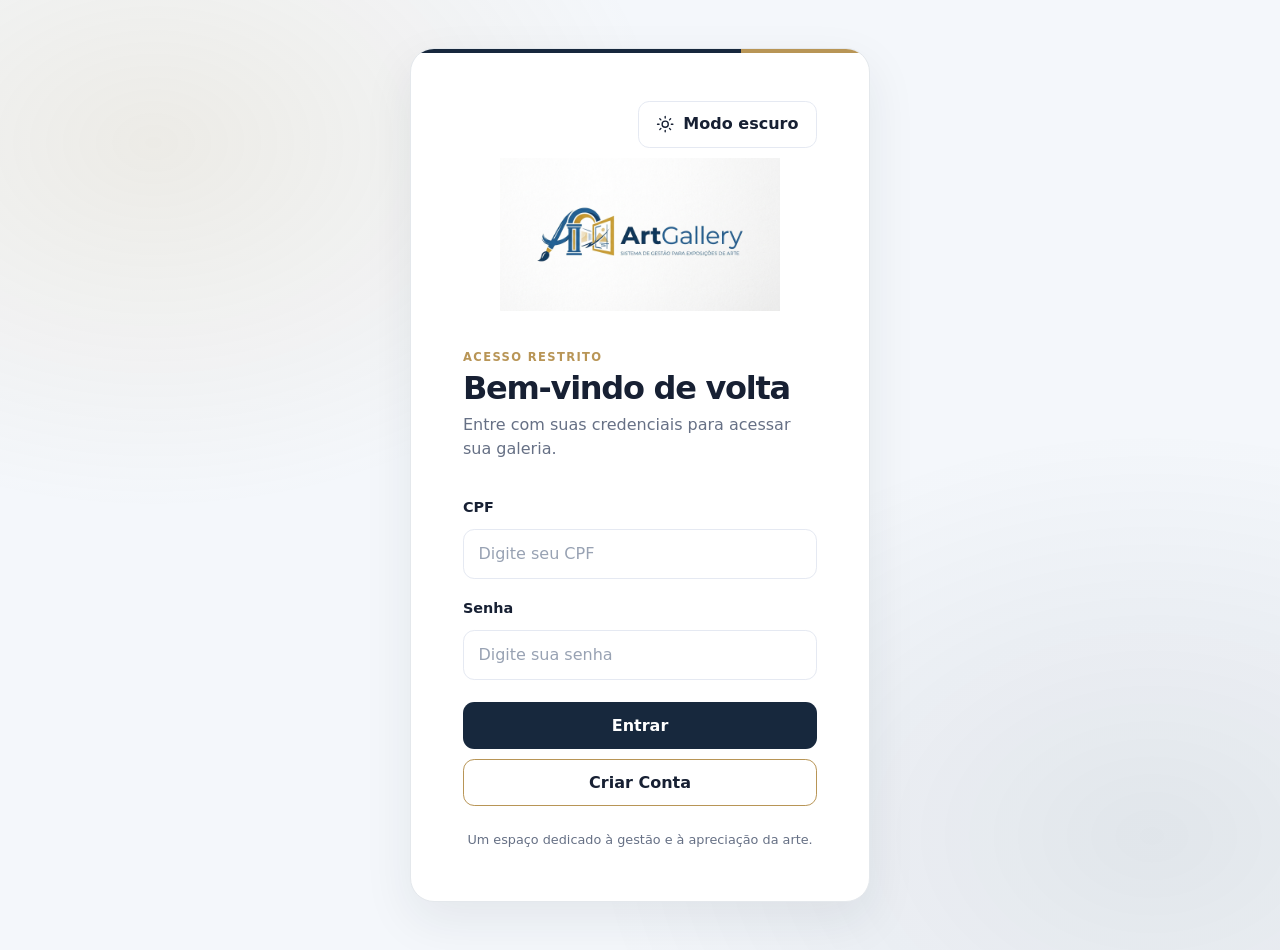
<file: index.html>
<!doctype html>
<html lang="pt-BR">
<head>
  <meta charset="utf-8">
  <meta name="viewport" content="width=device-width, initial-scale=1">
  <meta name="theme-color" content="#f4f6f8">
  <meta name="description" content="Acesse o ArtGallery, sistema de gestão para exposições de arte.">
  <title>Entrar | ArtGallery</title>
  <script src="js/theme-init.js"></script>
  <link rel="stylesheet" href="css/style.css">
  <script type="module" src="js/theme-toggle.js"></script>
  <script src="js/api.js" defer></script>
  <script src="js/login.js" defer></script>
</head>
<body class="auth-page">
  <main class="auth-card">
    <div class="auth-toolbar">
      <button class="theme-toggle button button-secondary" type="button" data-theme-toggle
        aria-label="Ativar modo escuro" aria-pressed="false">
        <svg class="theme-icon theme-icon-sun" viewBox="0 0 24 24" aria-hidden="true">
          <circle cx="12" cy="12" r="4"></circle>
          <path d="M12 2v2m0 16v2M4.93 4.93l1.42 1.42m11.3 11.3 1.42 1.42M2 12h2m16 0h2M4.93 19.07l1.42-1.42m11.3-11.3 1.42-1.42"></path>
        </svg>
        <svg class="theme-icon theme-icon-moon" viewBox="0 0 24 24" aria-hidden="true">
          <path d="M20.9 13A9 9 0 0 1 11 3.1 9 9 0 1 0 20.9 13Z"></path>
        </svg>
        <span data-theme-label>Modo escuro</span>
      </button>
    </div>
    <div class="logo-container">
      <img src="css/assets/logo.png" alt="ArtGallery Logo" class="logo-img">
    </div>

    <section id="login-view" class="auth-view" aria-labelledby="login-heading">
      <div class="page-heading">
        <p class="eyebrow">ACESSO RESTRITO</p>
        <h1 id="login-heading">Bem-vindo de volta</h1>
        <p class="muted">Entre com suas credenciais para acessar sua galeria.</p>
      </div>

      <form id="login-form" class="form-stack">
        <label for="username">CPF</label>
        <input id="username" name="username" type="text" autocomplete="username"
          placeholder="Digite seu CPF" aria-describedby="login-message" required>

        <label for="password">Senha</label>
        <input id="password" name="password" type="password" autocomplete="current-password"
          placeholder="Digite sua senha" aria-describedby="login-message" required>

        <p id="login-message" class="message" role="alert" aria-live="polite" hidden></p>
        <button id="login-button" class="button button-primary button-wide" type="submit">
          Entrar
        </button>
        <button id="show-register" class="button button-outline button-wide" type="button">
          Criar Conta
        </button>
      </form>
    </section>

    <section id="register-view" class="auth-view" aria-labelledby="register-heading" hidden>
      <div class="page-heading">
        <p class="eyebrow">JUNTE-SE À GALERIA</p>
        <h1 id="register-heading">Cadastro de Novo Usuário</h1>
        <p class="muted">Crie seu acesso para acompanhar e gerir exposições.</p>
      </div>

      <form id="register-form" class="form-stack">
        <label for="register-name">Nome completo</label>
        <input id="register-name" name="nome" type="text" autocomplete="name"
          placeholder="Seu nome completo" required>

        <label for="register-cpf">CPF</label>
        <input id="register-cpf" name="cpf" type="text" inputmode="numeric"
          autocomplete="off" placeholder="000.000.000-00"
          aria-describedby="cpf-hint" maxlength="14" required>
        <small id="cpf-hint" class="muted">Digite os 11 números do CPF.</small>

        <label for="register-birthdate">Data de nascimento</label>
        <input id="register-birthdate" name="dataNascimento" type="date"
          autocomplete="bday" required>

        <label for="register-password">Senha</label>
        <input id="register-password" name="senha" type="password" autocomplete="new-password"
          placeholder="Crie uma senha" minlength="8" required>

        <label for="register-company-id">ID da empresa</label>
        <input id="register-company-id" name="empresa_id" type="number" inputmode="numeric"
          min="0" step="1" placeholder="Ex.: 1" required>

        <p id="register-message" class="message" role="status" aria-live="polite" hidden></p>
        <button id="register-button" class="button button-primary button-wide" type="submit">
          Cadastre-se
        </button>
        <button id="show-login" class="button button-outline button-wide" type="button">
          Já tenho uma conta. Voltar ao Login
        </button>
      </form>
    </section>

    <p class="auth-footnote">Um espaço dedicado à gestão e à apreciação da arte.</p>
  </main>
</body>
</html>
</file>
<file: css/style.css>
:root {
  color-scheme: light;
  --bg-primary: #f4f7fb;
  --text-primary: #172033;
  --text-secondary: #667085;
  --card-bg: #ffffff;
  --border-color: #e5e9f2;
  --accent-color: #b89556;
  --accent-color-hover: #a17d40;
  --color-primary: var(--accent-color);
  --color-primary-dark: var(--accent-color-hover);
  --color-text: var(--text-primary);
  --color-muted: var(--text-secondary);
  --color-surface: var(--card-bg);
  --color-background: var(--bg-primary);
  --color-border: var(--border-color);
  --color-input-bg: #ffffff;
  --color-soft-surface: #fcfcfe;
  --color-hover-surface: #f8f9fc;
  --color-border-strong: #e4e8ec;
  --color-placeholder: #98a2b3;
  --color-accent-soft: #fbf8f1;
  --color-accent-border: #e8dfcb;
  --color-success: #23613a;
  --color-success-background: #edf7f0;
  --color-danger: #b42318;
  --color-danger-background: #fef3f2;
  --font-family: Inter, ui-sans-serif, system-ui, -apple-system, BlinkMacSystemFont, "Segoe UI", sans-serif;
  --space-1: 0.5rem;
  --space-2: 1rem;
  --space-3: 1.5rem;
  --space-4: 2rem;
  --radius-card: 1.25rem;
  --shadow-card: 0 18px 50px rgb(23 32 51 / 8%);
}

:root[data-theme="dark"] {
  color-scheme: dark;
  --bg-primary: #111827;
  --text-primary: #e6eaf0;
  --text-secondary: #a7b1c2;
  --card-bg: #1b2533;
  --border-color: #354154;
  --accent-color: #d3b779;
  --accent-color-hover: #e5ca8e;
  --color-primary: var(--accent-color);
  --color-primary-dark: var(--accent-color-hover);
  --color-input-bg: #151e2b;
  --color-soft-surface: #202b3a;
  --color-hover-surface: #263244;
  --color-border-strong: #354154;
  --color-placeholder: #8d99aa;
  --color-accent-soft: #302d27;
  --color-accent-border: #554a35;
  --color-success: #8ad1a0;
  --color-success-background: #193326;
  --color-danger: #ff9a91;
  --color-danger-background: #3a2428;
  --shadow-card: 0 18px 50px rgb(0 0 0 / 24%);
}

* {
  box-sizing: border-box;
}

html {
  min-height: 100%;
  background: var(--bg-primary);
}

body {
  min-width: 320px;
  min-height: 100vh;
  margin: 0;
  background: var(--color-background);
  color: var(--color-text);
  font-family: var(--font-family);
  line-height: 1.5;
  transition: background-color 200ms ease, color 200ms ease;
}

button,
input,
select {
  font: inherit;
}

.auth-page {
  --color-primary: var(--accent-color);
  --color-primary-dark: var(--accent-color-hover);

  display: grid;
  place-items: center;
  padding: clamp(1.25rem, 5vw, 3rem);
  background:
    radial-gradient(ellipse at 12% 15%, rgb(184 149 86 / 12%), transparent 32rem),
    radial-gradient(ellipse at 90% 88%, rgb(27 49 72 / 9%), transparent 35rem),
    var(--color-background);
}

.auth-card {
  position: relative;
  overflow: hidden;
  width: min(100%, 460px);
  padding: clamp(1.75rem, 7vw, 3.25rem);
  border: 1px solid var(--color-border-strong);
  border-radius: 1.5rem;
  background: var(--color-surface);
  box-shadow: var(--shadow-card);
  transition: background-color 200ms ease, border-color 200ms ease, color 200ms ease;
}

.auth-toolbar {
  display: flex;
  justify-content: flex-end;
  margin-bottom: 0.5rem;
}

.theme-toggle {
  gap: 0.55rem;
}

.theme-icon {
  width: 1.15rem;
  height: 1.15rem;
  flex: 0 0 1.15rem;
  fill: none;
  stroke: currentColor;
  stroke-linecap: round;
  stroke-linejoin: round;
  stroke-width: 1.8;
}

.theme-icon-moon {
  display: none;
}

:root[data-theme="dark"] .theme-icon-sun {
  display: none;
}

:root[data-theme="dark"] .theme-icon-moon {
  display: block;
}

.auth-view[hidden] {
  display: none;
}

.auth-card::before {
  position: absolute;
  inset: 0 0 auto;
  height: 4px;
  background: linear-gradient(90deg, #17283d 0 72%, #b89556 72%);
  content: "";
}

.logo-container {
  width: 100%;
  margin: 10px auto 15px;
  text-align: center;
}

.logo-img {
  display: block;
  width: 85%;
  max-width: 280px;
  height: auto;
  margin: 0 auto;
  object-fit: contain;
}

.brand {
  display: inline-flex;
  align-items: center;
  gap: 0.7rem;
  color: var(--color-text);
  font-size: 1rem;
  font-weight: 750;
  text-decoration: none;
}

.brand-mark {
  display: grid;
  width: 2.25rem;
  height: 2.25rem;
  place-items: center;
  border-radius: 0.75rem;
  background: var(--color-primary);
  color: #fff;
  font-weight: 800;
}

.page-heading {
  margin: 2.4rem 0 1.65rem;
}

.page-heading h1 {
  margin: 0.25rem 0;
  font-size: clamp(1.7rem, 5vw, 2rem);
  letter-spacing: -0.04em;
  line-height: 1.15;
}

.eyebrow {
  margin: 0;
  color: var(--color-primary);
  font-size: 0.72rem;
  font-weight: 800;
  letter-spacing: 0.12em;
}

.muted {
  margin: 0.4rem 0 0;
  color: var(--color-muted);
}

.form-stack {
  display: grid;
  gap: 0.65rem;
}

.form-stack label {
  margin-top: 0.55rem;
  font-size: 0.9rem;
  font-weight: 650;
}

.form-stack input {
  width: 100%;
  min-height: 3rem;
  padding: 0.75rem 0.9rem;
  border: 1px solid var(--color-border);
  border-radius: 0.7rem;
  background: var(--color-input-bg);
  color: var(--color-text);
  transition: background-color 200ms ease, border-color 200ms ease, color 200ms ease;
}

.form-stack input::placeholder {
  color: var(--color-placeholder);
}

.form-stack input:focus {
  border-color: var(--color-primary);
  outline: 3px solid rgb(184 149 86 / 18%);
}

.button {
  display: inline-flex;
  min-height: 2.75rem;
  align-items: center;
  justify-content: center;
  padding: 0.65rem 1.1rem;
  border: 1px solid transparent;
  border-radius: 0.7rem;
  cursor: pointer;
  font-weight: 700;
  transition: background-color 200ms ease, color 200ms ease, border-color 200ms ease, transform 140ms ease;
}

.button:hover:not(:disabled) {
  transform: translateY(-1px);
}

.button:focus-visible {
  outline: 3px solid rgb(184 149 86 / 35%);
  outline-offset: 2px;
}

.button:disabled {
  cursor: wait;
  opacity: 0.7;
}

.button-primary {
  margin-top: 0.75rem;
  background: #17283d;
  color: #fff;
  transition: background-color 200ms ease, color 200ms ease, border-color 200ms ease, transform 140ms ease;
}

.button-primary:hover:not(:disabled) {
  background: #b89556;
  color: #17283d;
}

.button-outline {
  border-color: #b89556;
  background: transparent;
  color: var(--color-text);
}

.button-outline:hover:not(:disabled) {
  background: rgb(184 149 86 / 10%);
}

.button-secondary {
  border-color: var(--color-border);
  background: var(--color-surface);
  color: var(--color-text);
  transition: background-color 200ms ease, border-color 200ms ease, color 200ms ease;
}

.button-secondary:hover {
  background: var(--color-hover-surface);
}

.button-wide {
  width: 100%;
}

.message {
  margin: 0;
  color: var(--color-muted);
  font-size: 0.9rem;
}

.message-error {
  padding: 0.7rem 0.8rem;
  border-radius: 0.65rem;
  background: var(--color-danger-background);
  color: var(--color-danger);
}

.message-success {
  padding: 0.7rem 0.8rem;
  border-radius: 0.65rem;
  background: var(--color-success-background);
  color: var(--color-success);
}

.auth-footnote {
  margin: var(--space-3) 0 0;
  color: var(--color-muted);
  font-size: 0.8rem;
  text-align: center;
}

@media (max-width: 420px) {
  .auth-card {
    padding: 1.5rem 1.25rem;
    border-radius: 1.15rem;
  }

  .page-heading {
    margin-top: 2rem;
  }
}

.dashboard-page {
  --color-primary: var(--accent-color);
  --color-primary-dark: var(--accent-color-hover);

  min-height: 100vh;
  background:
    radial-gradient(ellipse at 92% 0%, rgb(184 149 86 / 8%), transparent 36rem),
    var(--color-background);
}

.sidebar {
  position: fixed;
  z-index: 2;
  inset: 0 auto 0 0;
  display: flex;
  width: 270px;
  flex-direction: column;
  overflow-y: auto;
  padding: 2rem 1.15rem 1.25rem;
  background: #17283d;
  color: #fff;
}

.sidebar-brand {
  display: grid;
  gap: 0.3rem;
  padding: 0 0.8rem 2rem;
  color: #fff;
  text-decoration: none;
}

.sidebar-brand-name {
  font-family: Georgia, "Times New Roman", serif;
  font-size: 1.75rem;
  font-weight: 700;
  letter-spacing: -0.04em;
}

.sidebar-brand-name span {
  color: #d3b779;
}

.sidebar-brand-caption,
.sidebar-label {
  color: #b8c2ce;
  font-size: 0.64rem;
  font-weight: 700;
  letter-spacing: 0.14em;
}

.sidebar-brand-caption {
  color: #d3b779;
}

.sidebar-label {
  margin: 0 0 0.65rem;
  padding: 0 0.8rem;
}

.sidebar-nav {
  display: grid;
  gap: 0.35rem;
}

.nav-link {
  display: flex;
  align-items: center;
  gap: 0.85rem;
  min-height: 2.85rem;
  padding: 0.65rem 0.8rem;
  border: 0;
  border-radius: 0.7rem;
  background: transparent;
  color: #dce3eb;
  cursor: pointer;
  font: inherit;
  font-size: 0.88rem;
  text-align: left;
  text-decoration: none;
  transition: background-color 140ms ease, color 140ms ease;
}

.nav-link:hover,
.nav-link:focus-visible {
  background: rgb(255 255 255 / 8%);
  color: #fff;
}

.nav-link:focus-visible {
  outline: 2px solid #d3b779;
  outline-offset: 2px;
}

.nav-link.is-active {
  background: rgb(211 183 121 / 15%);
  color: #f2d896;
  font-weight: 700;
}

.nav-icon {
  display: inline-grid;
  width: 1.35rem;
  flex: 0 0 1.35rem;
  place-items: center;
  color: #d3b779;
  font-size: 1.05rem;
}

.sidebar-footer {
  display: grid;
  gap: 0.75rem;
  margin-top: auto;
}

.sidebar-footer-note {
  padding: 0 0.8rem;
  color: #aeb9c6;
  font-family: Georgia, "Times New Roman", serif;
  font-size: 0.9rem;
  font-style: italic;
}

.nav-logout {
  width: 100%;
  border-top: 1px solid rgb(255 255 255 / 12%);
  border-radius: 0;
  padding-top: 1rem;
}

.dashboard-main {
  width: min(100% - 270px, 1500px);
  min-height: 100vh;
  margin-left: 270px;
  padding: clamp(2rem, 5vw, 4.5rem);
}

.dashboard-section[hidden] {
  display: none;
}

.dashboard-heading {
  margin: 0 0 2rem;
}

.panel {
  padding: clamp(1.25rem, 4vw, 2rem);
  border: 1px solid var(--color-border);
  border-radius: var(--radius-card);
  background: var(--color-surface);
  box-shadow: var(--shadow-card);
  transition: background-color 200ms ease, border-color 200ms ease, color 200ms ease;
}

.data-card,
.artist-form input,
.catalog-form input,
th {
  transition: background-color 200ms ease, border-color 200ms ease, color 200ms ease;
}

.panel h2,
.dashboard-welcome h2 {
  margin: 0.3rem 0 0;
  font-size: 1.2rem;
}

.panel-heading {
  margin-bottom: var(--space-2);
}

.panel-heading h2 {
  margin: 0;
  font-size: 1.2rem;
}

.artists-form-panel,
.artists-list-panel,
.catalog-form-panel,
.catalog-list-panel {
  margin-bottom: 1.5rem;
}

.overview-panel {
  margin-top: 1.5rem;
}

.overview-card h3 {
  margin: 0;
  color: var(--color-muted);
  font-size: 0.85rem;
  font-weight: 650;
}

.overview-card .overview-metric-value {
  margin: 0.6rem 0 0;
  color: var(--color-text);
  font-size: 1.3rem;
  font-weight: 800;
  font-variant-numeric: tabular-nums;
}

.overview-card .overview-metric-value.overview-metric-error {
  color: var(--color-danger);
  font-size: 1rem;
}

.overview-card-note {
  margin: 0.35rem 0 0;
  color: var(--color-muted);
  font-size: 0.8rem;
}

.overview-quick-links {
  display: flex;
  flex-wrap: wrap;
  gap: 0.65rem;
  margin-top: 1.25rem;
}

.artist-form {
  display: grid;
  grid-template-columns: repeat(2, minmax(0, 1fr));
  gap: 0.65rem 1rem;
}

.artist-form label {
  align-self: end;
  font-size: 0.9rem;
  font-weight: 650;
}

.artist-form input {
  width: 100%;
  min-height: 3rem;
  padding: 0.7rem 0.85rem;
  border: 1px solid var(--color-border);
  border-radius: 0.7rem;
  background: var(--color-input-bg);
  color: var(--color-text);
  transition: background-color 200ms ease, border-color 200ms ease, color 200ms ease;
}

.artist-form input:focus {
  border-color: var(--color-primary);
  outline: 3px solid rgb(184 149 86 / 18%);
}

.artist-form .message,
.artist-form-actions {
  grid-column: 1 / -1;
}

.artist-form-actions {
  display: flex;
  flex-wrap: wrap;
  gap: 0.75rem;
}

.catalog-form {
  display: grid;
  grid-template-columns: repeat(2, minmax(0, 1fr));
  gap: 0.65rem 1rem;
}

.catalog-form label {
  align-self: end;
  font-size: 0.9rem;
  font-weight: 650;
}

.catalog-form input {
  width: 100%;
  min-height: 3rem;
  padding: 0.7rem 0.85rem;
  border: 1px solid var(--color-border);
  border-radius: 0.7rem;
  background: var(--color-input-bg);
  color: var(--color-text);
  transition: background-color 200ms ease, border-color 200ms ease, color 200ms ease;
}

.catalog-form input:focus {
  border-color: var(--color-primary);
  outline: 3px solid rgb(184 149 86 / 18%);
}

.catalog-form .message,
.catalog-form-actions {
  grid-column: 1 / -1;
}

.catalog-form-actions {
  display: flex;
  flex-wrap: wrap;
  gap: 0.75rem;
}

.artists-list-panel .table-wrapper {
  margin-top: 1rem;
}

.catalog-list-panel .table-wrapper {
  margin-top: 1rem;
}

.table-actions {
  display: flex;
  gap: 0.5rem;
}

.button-small {
  min-height: 2.2rem;
  padding: 0.4rem 0.7rem;
  font-size: 0.82rem;
}

.button-danger {
  border-color: #f0c5c1;
  background: var(--color-surface);
  color: var(--color-danger);
}

.button-danger:hover:not(:disabled) {
  background: var(--color-danger-background);
}

.table-empty-cell {
  padding: 1.5rem 1rem;
  color: var(--color-muted);
  text-align: center;
}

.insurance-panel {
  max-width: 1200px;
}

.insurance-report-form {
  display: flex;
  justify-content: flex-end;
}

.insurance-total-result {
  display: grid;
  grid-template-columns: 1fr auto;
  align-items: baseline;
  gap: 0.35rem 1rem;
  margin-top: 1.5rem;
  padding: 1.25rem 1.4rem;
  border: 1px solid var(--color-accent-border);
  border-radius: 0.9rem;
  background: linear-gradient(110deg, var(--color-surface), var(--color-accent-soft));
  transition: background-color 200ms ease, border-color 200ms ease, color 200ms ease;
}

.insurance-total-result[hidden] {
  display: none;
}

.insurance-total-label {
  margin: 0;
  color: var(--color-muted);
  font-size: 0.9rem;
  font-weight: 650;
}

.insurance-artwork-count {
  margin: 0;
  text-align: right;
  font-weight: 700;
}

.insurance-total-value {
  grid-column: 1 / -1;
  margin: 0.35rem 0 0;
  color: var(--color-text);
  font-size: clamp(1.7rem, 5vw, 2.35rem);
  font-weight: 800;
  letter-spacing: -0.035em;
  font-variant-numeric: tabular-nums;
}

.insurance-table-wrapper {
  margin-top: 1rem;
}

.insurance-table-wrapper td:last-child {
  white-space: nowrap;
  font-variant-numeric: tabular-nums;
}

.card-grid {
  display: grid;
  grid-template-columns: repeat(auto-fit, minmax(min(100%, 210px), 1fr));
  gap: var(--space-2);
  margin-top: var(--space-2);
}

.data-card {
  min-width: 0;
  padding: 1rem;
  border: 1px solid var(--color-border);
  border-radius: 0.85rem;
  background: var(--color-soft-surface);
}

.data-card dt {
  overflow-wrap: anywhere;
  color: var(--color-muted);
  font-size: 0.8rem;
  font-weight: 650;
}

.data-card dd {
  margin: 0.45rem 0 0;
  overflow-wrap: anywhere;
  font-weight: 650;
}

.dashboard-welcome {
  margin-top: 1.5rem;
  border-left: 4px solid #b89556;
  background: linear-gradient(110deg, var(--color-surface), var(--color-accent-soft));
  transition: background-color 200ms ease, border-color 200ms ease, color 200ms ease;
}

.dashboard-welcome .muted,
.module-panel .muted {
  margin-top: 0.65rem;
}

.module-panel {
  min-height: 210px;
  border-top: 3px solid #b89556;
}

.module-icon {
  display: inline-grid;
  width: 2.5rem;
  height: 2.5rem;
  margin-bottom: 1rem;
  place-items: center;
  border-radius: 0.8rem;
  background: var(--color-accent-soft);
  color: var(--color-primary-dark);
  font-size: 1.3rem;
}

.table-wrapper {
  overflow-x: auto;
  border: 1px solid var(--color-border);
  border-radius: 0.85rem;
}

table {
  width: 100%;
  border-collapse: collapse;
  text-align: left;
}

th,
td {
  padding: 0.85rem 1rem;
  border-bottom: 1px solid var(--color-border);
}

th {
  background: var(--color-hover-surface);
  color: var(--color-muted);
  font-size: 0.8rem;
  font-weight: 700;
}

tbody tr:last-child td {
  border-bottom: 0;
}

@media (max-width: 960px) {
  .sidebar {
    position: sticky;
    inset: 0 0 auto;
    width: 100%;
    padding: 0.9rem 1rem 0.75rem;
  }

  @media (max-width: 560px) {
    .artist-form {
      grid-template-columns: minmax(0, 1fr);
    }

    .artist-form label {
      margin-top: 0.35rem;
    }

    .artist-form .message,
    .artist-form-actions {
      grid-column: auto;
    }

    .catalog-form {
      grid-template-columns: minmax(0, 1fr);
    }

    .catalog-form label {
      margin-top: 0.35rem;
    }

    .catalog-form .message,
    .catalog-form-actions {
      grid-column: auto;
    }

    .insurance-report-form .button {
      width: 100%;
    }
  }

  .sidebar-brand {
    padding: 0 0.25rem 0.85rem;
  }

  .sidebar-brand-name {
    font-size: 1.45rem;
  }

  .sidebar-label,
  .sidebar-footer-note {
    display: none;
  }

  .sidebar-nav {
    display: flex;
    gap: 0.35rem;
    overflow-x: auto;
    padding: 0.15rem 0 0.4rem;
    scrollbar-width: thin;
  }

  .nav-link {
    min-height: 2.55rem;
    flex: 0 0 auto;
    padding: 0.55rem 0.7rem;
    font-size: 0.82rem;
  }

  .sidebar-footer {
    position: absolute;
    top: 0.85rem;
    right: 1rem;
    margin: 0;
  }

  .nav-logout {
    width: auto;
    min-height: 2.45rem;
    border: 1px solid rgb(255 255 255 / 18%);
    border-radius: 0.65rem;
    padding: 0.45rem 0.7rem;
  }

  .dashboard-main {
    width: 100%;
    min-height: auto;
    margin-left: 0;
    padding: 2rem clamp(1rem, 5vw, 2.5rem);
  }
}

@media (max-width: 480px) {
  .sidebar {
    padding-right: 0.75rem;
    padding-left: 0.75rem;
  }

  .sidebar-footer {
    right: 0.75rem;
  }

  .nav-logout {
    gap: 0.45rem;
    padding-right: 0.55rem;
    padding-left: 0.55rem;
  }

  .nav-logout .nav-icon {
    width: auto;
    flex-basis: auto;
  }
}

@media (prefers-reduced-motion: reduce) {
  *,
  *::before,
  *::after {
    scroll-behavior: auto !important;
    transition-duration: 0.01ms !important;
  }
}
</file>
<file: css/dashboard.css>
.dashboard-page .dashboard-main {
  width: auto;
  max-width: 1500px;
  margin-right: 280px;
}

.dashboard-page.company-sidebar-collapsed .dashboard-main {
  margin-right: 60px;
}

#company-sidebar {
  position: fixed;
  z-index: 3;
  inset: 0 0 0 auto;
  display: flex;
  width: 280px;
  flex-direction: column;
  gap: 1.25rem;
  overflow: hidden;
  padding: 1.25rem;
  border-radius: 1rem 0 0 1rem;
  background: var(--color-surface);
  box-shadow: -8px 0 30px rgb(23 40 61 / 10%);
  transition: width 240ms ease, padding 240ms ease, border-radius 240ms ease,
    background-color 200ms ease, color 200ms ease, border-color 200ms ease;
}

.company-sidebar-toggle {
  display: grid;
  width: 2.5rem;
  height: 2.5rem;
  flex: 0 0 2.5rem;
  align-self: flex-end;
  place-items: center;
  border: 1px solid var(--color-border);
  border-radius: 0.75rem;
  background: var(--color-surface);
  color: var(--color-text);
  cursor: pointer;
  transition: background-color 140ms ease, border-color 140ms ease;
}

.company-sidebar-toggle:hover {
  border-color: #d3b779;
  background: var(--color-accent-soft);
}

.company-sidebar-toggle:focus-visible {
  outline: 3px solid rgb(184 149 86 / 35%);
  outline-offset: 2px;
}

.company-sidebar-toggle svg {
  width: 1.25rem;
  height: 1.25rem;
  fill: none;
  stroke: currentColor;
  stroke-linecap: round;
  stroke-linejoin: round;
  stroke-width: 2;
}

.company-sidebar-content {
  display: grid;
  align-content: start;
  gap: 0.8rem;
  min-width: 0;
  max-height: 100%;
  opacity: 1;
  transition: opacity 160ms ease, visibility 160ms ease;
  visibility: visible;
}

.company-sidebar-content h2 {
  margin: -0.65rem 0 0;
  color: var(--color-text);
  font-size: 1.15rem;
}

.current-company-name {
  margin: 0;
  overflow-wrap: anywhere;
  color: var(--color-text);
  font-size: 1.05rem;
  font-weight: 750;
}

.company-sidebar-content label {
  margin-top: 0.55rem;
  font-size: 0.88rem;
  font-weight: 650;
}

.company-sidebar-content select {
  width: 100%;
  min-height: 2.9rem;
  padding: 0.65rem 0.75rem;
  border: 1px solid var(--color-border);
  border-radius: 0.7rem;
  background: var(--color-input-bg);
  color: var(--color-text);
  transition: background-color 200ms ease, border-color 200ms ease, color 200ms ease;
}

.company-sidebar-content select:focus-visible {
  border-color: var(--color-primary);
  outline: 3px solid rgb(184 149 86 / 18%);
}

.company-sidebar-content .button {
  width: 100%;
  margin-top: 0.25rem;
}

.company-message {
  margin: 0;
  color: var(--color-muted);
  font-size: 0.85rem;
}

.company-message.message-error {
  padding: 0.65rem 0.75rem;
}

.status {
  white-space: nowrap;
  font-weight: 600;
}

.status-active {
  color: #16a34a;
}

.status-inactive {
  color: #dc2626;
}

.status-toggle.active {
  background: #dc2626;
  color: #fff;
}

.status-toggle.active:hover:not(:disabled) {
  background: #b91c1c;
}

.status-toggle.inactive {
  background: #16a34a;
  color: #fff;
}

.status-toggle.inactive:hover:not(:disabled) {
  background: #15803d;
}

#company-sidebar.collapsed {
  width: 60px;
  padding: 0.75rem 0.625rem;
  border-radius: 1rem 0 0 1rem;
}

#company-sidebar.collapsed .company-sidebar-toggle {
  align-self: center;
}

#company-sidebar.collapsed .company-sidebar-content {
  max-height: 0;
  overflow: hidden;
  opacity: 0;
  visibility: hidden;
}

@media (max-width: 960px) {
  .dashboard-page .dashboard-main,
  .dashboard-page.company-sidebar-collapsed .dashboard-main {
    width: 100%;
    margin: 0;
    padding-bottom: calc(2rem + 4.5rem);
  }

  #company-sidebar {
    inset: auto 1rem 1rem auto;
    width: min(280px, calc(100vw - 2rem));
    height: auto;
    max-height: min(70vh, 34rem);
    border-radius: 1rem;
  }

  #company-sidebar .company-sidebar-content {
    overflow-y: auto;
  }

  #company-sidebar.collapsed {
    width: 3.75rem;
    height: 3.75rem;
    padding: 0.625rem;
  }
}

@media (prefers-reduced-motion: reduce) {
  #company-sidebar,
  .company-sidebar-content,
  .company-sidebar-toggle {
    transition-duration: 0.01ms;
  }
}

.exhibition-full-row {
  grid-column: 1 / -1;
}

.exhibition-field-label {
  align-self: end;
  margin: 0;
  font-size: 0.9rem;
  font-weight: 650;
}

.obras-tags {
  display: flex;
  min-height: 2rem;
  flex-wrap: wrap;
  gap: 0.55rem;
  align-items: center;
}

.obra-tag,
.exhibition-artwork-chip {
  display: inline-flex;
  max-width: 100%;
  align-items: center;
  gap: 0.4rem;
  border: 1px solid var(--color-border);
  border-radius: 999px;
  background: var(--color-hover-surface);
  color: var(--color-text);
  font-size: 0.82rem;
  font-weight: 600;
  line-height: 1.35;
}

.obra-tag {
  padding: 0.35rem 0.45rem 0.35rem 0.75rem;
}

.obra-tag-remove {
  display: grid;
  width: 1.4rem;
  height: 1.4rem;
  flex: 0 0 1.4rem;
  place-items: center;
  border: 0;
  border-radius: 50%;
  background: transparent;
  color: var(--color-muted);
  cursor: pointer;
  font-size: 1.1rem;
  line-height: 1;
}

.obra-tag-remove:hover {
  background: var(--color-border);
  color: var(--color-text);
}

.obra-tag-remove:focus-visible,
.obra-resultado:focus-visible {
  outline: 3px solid rgb(184 149 86 / 35%);
  outline-offset: 2px;
}

.exhibition-search {
  position: relative;
  min-width: 0;
}

.exhibition-search input {
  display: block;
}

.exhibition-artwork-results {
  position: absolute;
  z-index: 5;
  top: calc(100% + 0.35rem);
  right: 0;
  left: 0;
  max-height: 16rem;
  overflow-y: auto;
  padding: 0.35rem;
  border: 1px solid var(--color-border);
  border-radius: 0.8rem;
  background: var(--color-surface);
  box-shadow: 0 12px 30px rgb(0 0 0 / 20%);
}

.exhibition-artwork-results[hidden] {
  display: none;
}

.obra-resultado {
  display: block;
  width: 100%;
  padding: 0.7rem 0.8rem;
  border: 0;
  border-radius: 0.55rem;
  background: transparent;
  color: var(--color-text);
  cursor: pointer;
  text-align: left;
}

.obra-resultado:hover {
  background: var(--color-hover-surface);
}

.obra-resultado-vazio {
  margin: 0;
  padding: 0.7rem 0.8rem;
  color: var(--color-muted);
  font-size: 0.88rem;
}

.exhibition-artwork-list {
  display: flex;
  min-width: 12rem;
  flex-wrap: wrap;
  gap: 0.4rem;
}

.exhibition-artwork-chip {
  padding: 0.3rem 0.65rem;
  overflow-wrap: anywhere;
}

#exhibitions-table-body td:nth-child(6) {
  min-width: 18rem;
}

@media (max-width: 560px) {
  .exhibition-full-row {
    grid-column: auto;
  }
}
</file>
